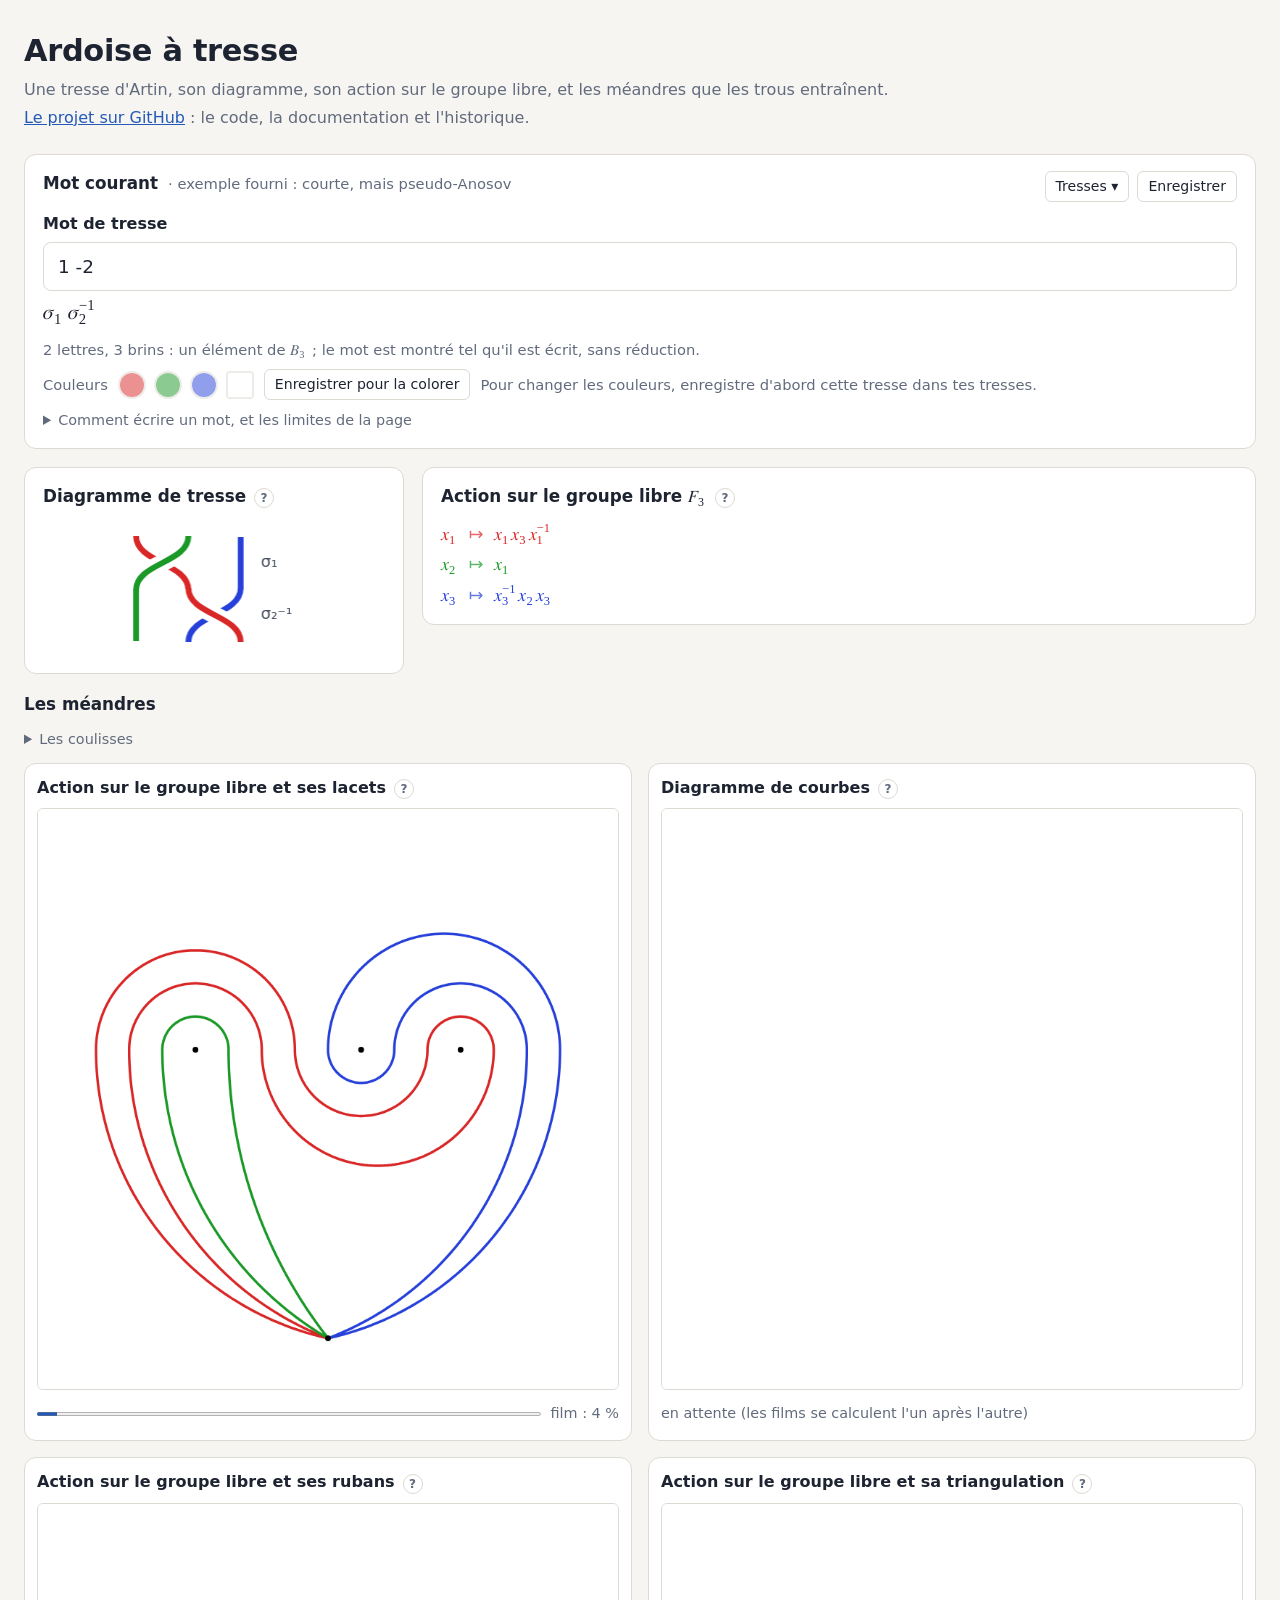
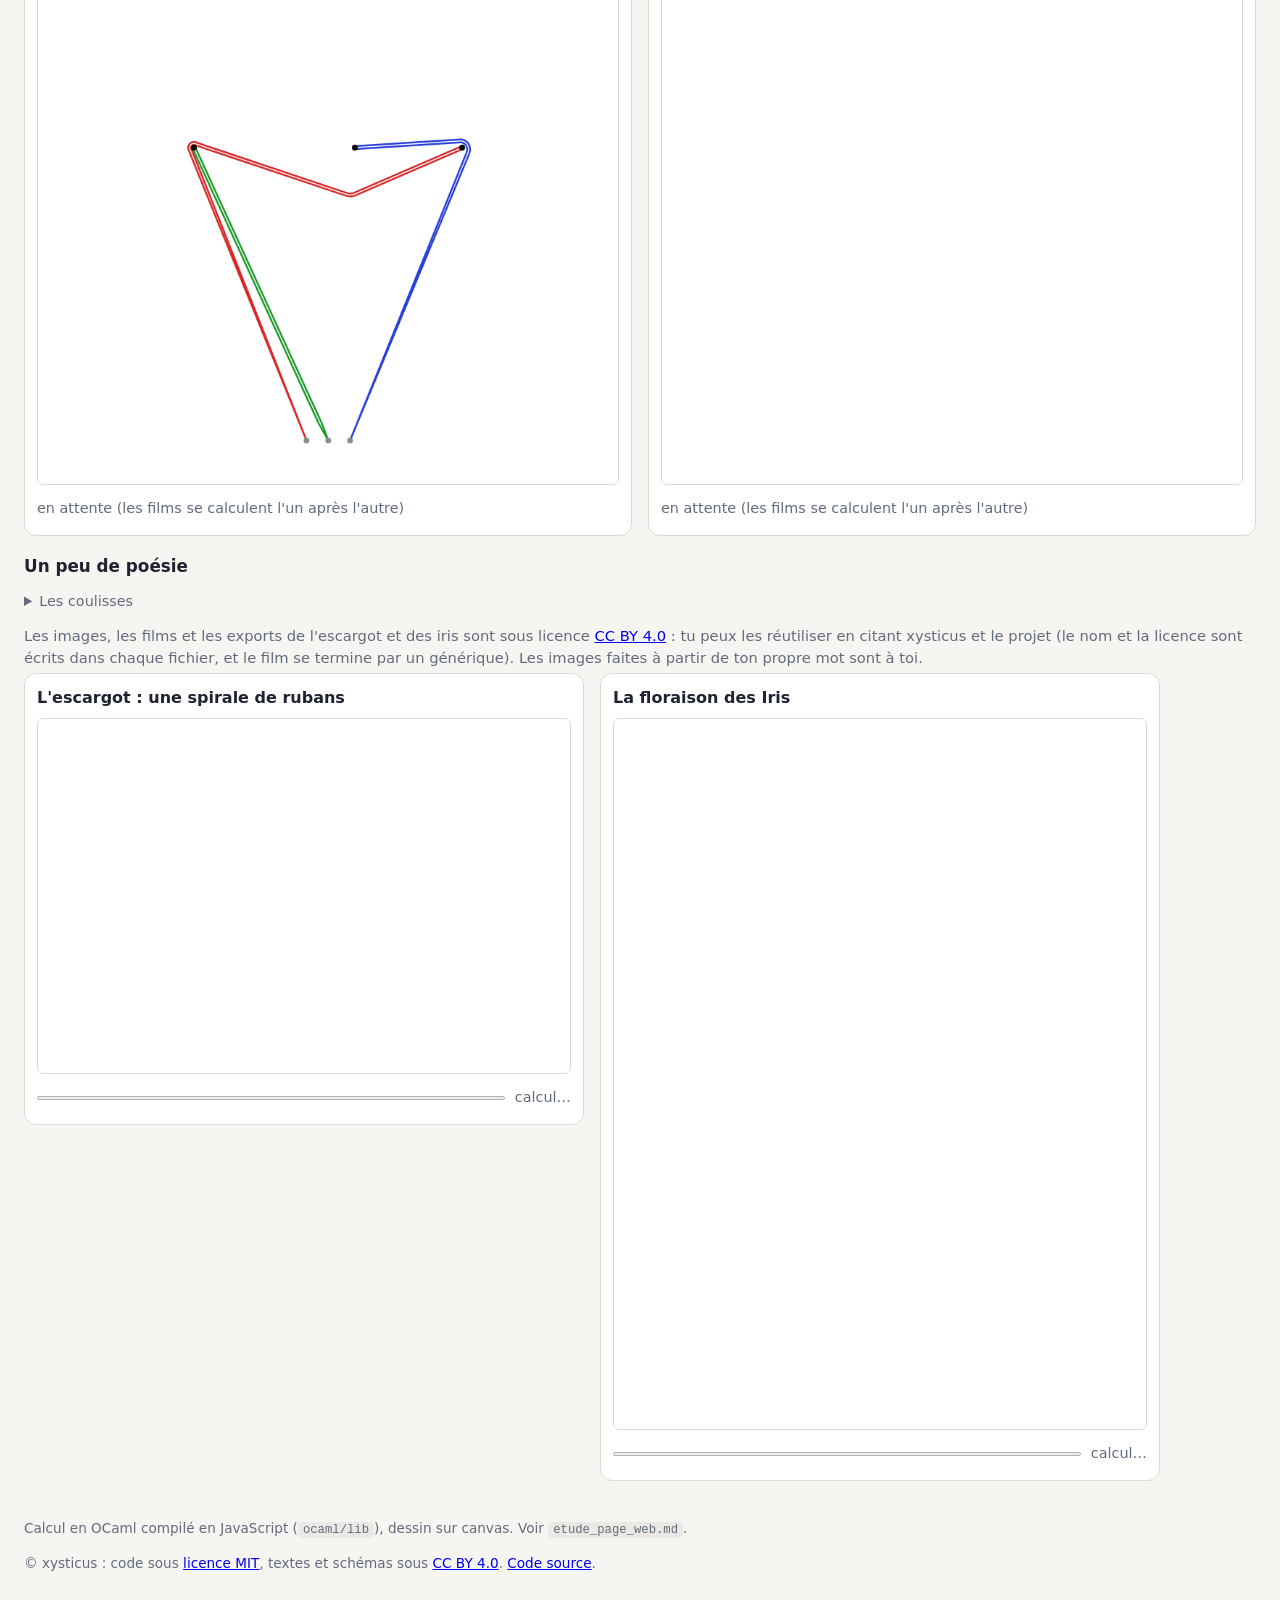
<file: web/index.html>
<!doctype html>
<html lang="fr">
<head>
<meta charset="utf-8">
<meta name="viewport" content="width=device-width, initial-scale=1">
<title>Ardoise à tresse</title>
<link rel="icon" href="favicon.svg" type="image/svg+xml">
<link rel="stylesheet" href="ardoise.css">
</head>
<body>
<header>
  <h1>Ardoise à tresse</h1>
  <p class="sous-titre">Une tresse d'Artin, son diagramme, son action sur le groupe libre, et les méandres que les trous entraînent.</p>
  <p class="sous-titre lien-projet"><a href="https://github.com/xysticus/braid-blackboard">Le projet sur GitHub</a> : le code, la documentation et l'historique.</p>
</header>

<main>
  <section id="mot-courant" class="carte" aria-labelledby="titre-mot-courant">
    <div class="entete-carte">
      <h2 id="titre-mot-courant">Mot courant</h2>
      <span id="etat-mot" class="info" aria-live="polite"></span>
      <div class="actions-mot">
        <button type="button" id="bouton-tresses" class="outil-texte" aria-haspopup="true" aria-expanded="false" aria-controls="menu-tresses"
                title="Choisir une autre tresse : les exemples et tes tresses">Tresses ▾</button>
        <button type="button" id="enregistrer-mot" class="outil-texte" title="Enregistrer ce mot dans tes tresses (pour le colorer, le noter, le retrouver)">Enregistrer</button>
      </div>
      <div id="menu-tresses" class="menu-tresses" role="group" aria-label="Choisir une tresse" hidden>
        <div id="exemples">
          <h3 id="titre-exemples">Exemples</h3>
          <div id="liste-exemples" class="grille-tresses" role="group" aria-labelledby="titre-exemples"></div>
          <h3 id="titre-mes-tresses">Mes tresses</h3>
          <p id="aucune-tresse" class="info" hidden>Aucune tresse enregistrée : écris un mot, puis « Enregistrer ».</p>
          <div id="liste-perso" class="grille-tresses" role="group" aria-labelledby="titre-mes-tresses"></div>
        </div>
        <div class="memoire-outils">
          <button type="button" id="exporter-tresses" class="outil-texte" title="Enregistrer mes tresses dans un fichier">Exporter mes tresses</button>
          <button type="button" id="importer-bouton" class="outil-texte" title="Ajouter les tresses d'un fichier exporté">Importer…</button>
          <input type="file" id="importer-tresses" accept=".json,application/json" hidden>
          <span id="memoire-info" class="info" aria-live="polite"></span>
        </div>
      </div>
    </div>
    <label for="mot">Mot de tresse</label>
    <input id="mot" type="text" spellcheck="false" autocomplete="off"
           placeholder="1 -2 3 -1 2     ou     σ1 σ2^-1 σ3     ou     s1^3 s2">
    <p id="erreur" class="erreur" hidden></p>
    <div id="mot-math" class="math-ligne"></div>
    <p id="mot-info" class="info"></p>
    <p class="aide" id="etat-limites" aria-live="polite"></p>
    <div id="ligne-note" class="ligne-note" hidden>
      <label for="note-mot">Note</label>
      <input id="note-mot" type="text" maxlength="100" autocomplete="off" spellcheck="false" placeholder="ajouter une note (100 caractères au plus)">
    </div>
    <div id="couleurs" class="couleurs" hidden>
      <span class="couleurs-titre" id="couleurs-titre">Couleurs</span>
      <span id="pastilles" class="pastilles" role="group" aria-labelledby="couleurs-titre"></span>
      <button type="button" id="enregistrer-courante" class="outil-texte" hidden>Enregistrer pour la colorer</button>
      <span id="couleurs-aide" class="info"></span>
    </div>
    <details class="aide-saisie">
      <summary>Comment écrire un mot, et les limites de la page</summary>
      <p class="aide">Entiers non nuls séparés par des espaces : <b>k</b> pour σ<sub>k</sub>, <b>-k</b> pour σ<sub>k</sub><sup>−1</sup>.
         Les écritures <code>σ2⁻¹</code>, <code>s2^-1</code>, <code>s1^3</code> sont acceptées.</p>
      <p class="aide" id="limites"></p>
    </details>
  </section>

  <div class="deux-colonnes">
    <section class="carte" id="classique">
      <h2 data-schema="tresse">Diagramme de tresse</h2>
      <div class="defile"><canvas id="canvas-classique"></canvas></div>
    </section>
    <section class="carte" id="groupe-libre">
      <h2 data-schema="fn">Action sur le groupe libre <span id="titre-fn"></span></h2>
      <div id="fn-images"></div>
    </section>
  </div>

  <section id="meandres">
    <h2>Les méandres</h2>
    <details class="coulisses">
      <summary>Les coulisses</summary>
      <p class="info">Chaque lacet est l'image d'un générateur : un lacet qui part du clou, tourne autour des trous. L'image fixe est
         celle de l'arrivée ; le film, calculé en tâche de fond, la remplace dès qu'il est prêt et se joue une fois.</p>
      <p class="info"><b>Lacets conformes</b> : à chaque instant, le dessin est calculé d'un coup par une transformation conforme (arcs de cercle
         emboîtés, forme canonique ; aux images clés, les demi-cercles classiques) ; pendant le demi-tour, le dessin est détendu (les brins
         s'arrondissent et s'espacent). <b>Diagramme de courbes</b> et <b>rubans</b> : la même action vue avec des arcs entre les
         trous, sans clou (le diagramme est détendu lui aussi : ses arcs s'arrondissent). <b>Triangulation</b> : les lacets sont emportés
         par la déformation d'un maillage qui suit les trous et se tendent comme des élastiques, puis le dessin est détendu (les brins
         s'arrondissent) ; ils ne se croisent jamais, mais leur forme dépend de l'histoire du film. Les quatre films se calculent l'un
         après l'autre, dans cet ordre.</p>
      <p class="info"><b>Le lecteur</b> : <b>|◀</b> et <b>▶|</b> avancent d'une image ; un bouton par lettre (σ₁, σ₂⁻¹…) amène au début de cette lettre
         (Maj + ← / → au clavier, quand le cadre a le focus). Le bouton d'export (une flèche vers le bas) exporte l'image en cours (PNG, SVG, données JSON), les images clés
         (un zip : l'état de départ, puis l'état après chaque lettre) ou le film (MP4 AV1). Tout se fabrique dans ton navigateur : rien n'est envoyé
         nulle part. Le film demande un navigateur qui sait fabriquer de l'AV1 (Firefox, Chrome, Edge) ; pour le lire, VLC ou un navigateur
         conviennent, certains lecteurs de Windows ont besoin de l'« extension vidéo AV1 ».</p>
    </details>
    <div class="quatre" id="panneaux"></div>
  </section>

  <section id="hors-tresses">
    <h2>Un peu de poésie</h2>
    <details class="coulisses">
      <summary>Les coulisses</summary>
      <p class="info">Des films où les trous suivent une chorégraphie libre au lieu de demi-tours sur l'axe : les lacets sont emportés
         par la même triangulation mobile, sans jamais se croiser.</p>
      <p class="info"><b>L'escargot</b> : des rubans (arcs entre des trous fixes, la queue, et des trous voyageurs, sans clou) sur la
         triangulation mobile ; quatre trous en anneau montent et tournent trois tours (la coquille), un trou fait la tête, deux autres
         les yeux. <b>Les iris</b> : des lacets qui partent du clou, sur la triangulation mobile ; 35 trous (trois fleurs de 5 sépales et
         4 pétales, quatre feuilles de 2 trous) montent d'une graine ; les pétales tournent d'un tour dans la cage des sépales,
         puis en sortent : la fleur éclot.</p>
    </details>
    <p class="info">Les images, les films et les exports de l'escargot et des iris sont sous licence <a href="https://creativecommons.org/licenses/by/4.0/deed.fr">CC BY 4.0</a> :
       tu peux les réutiliser en citant xysticus et le projet (le nom et la licence sont écrits dans chaque fichier, et le film se termine par un générique).
       Les images faites à partir de ton propre mot sont à toi.</p>
    <div class="libres" id="panneaux-libres"></div>
  </section>
</main>

<footer>
  <p>Calcul en OCaml compilé en JavaScript (<code>ocaml/lib</code>), dessin sur canvas. Voir <code>etude_page_web.md</code>.</p>
  <p>© xysticus : code sous <a href="https://github.com/xysticus/braid-blackboard/blob/master/LICENSE">licence MIT</a>, textes et schémas sous
     <a href="https://creativecommons.org/licenses/by/4.0/deed.fr">CC BY 4.0</a>. <a href="https://github.com/xysticus/braid-blackboard">Code source</a>.</p>
</footer>

<script src="mp4.js"></script>
<script src="exports.js"></script>
<script src="ardoise.js"></script>
</body>
</html>
</file>
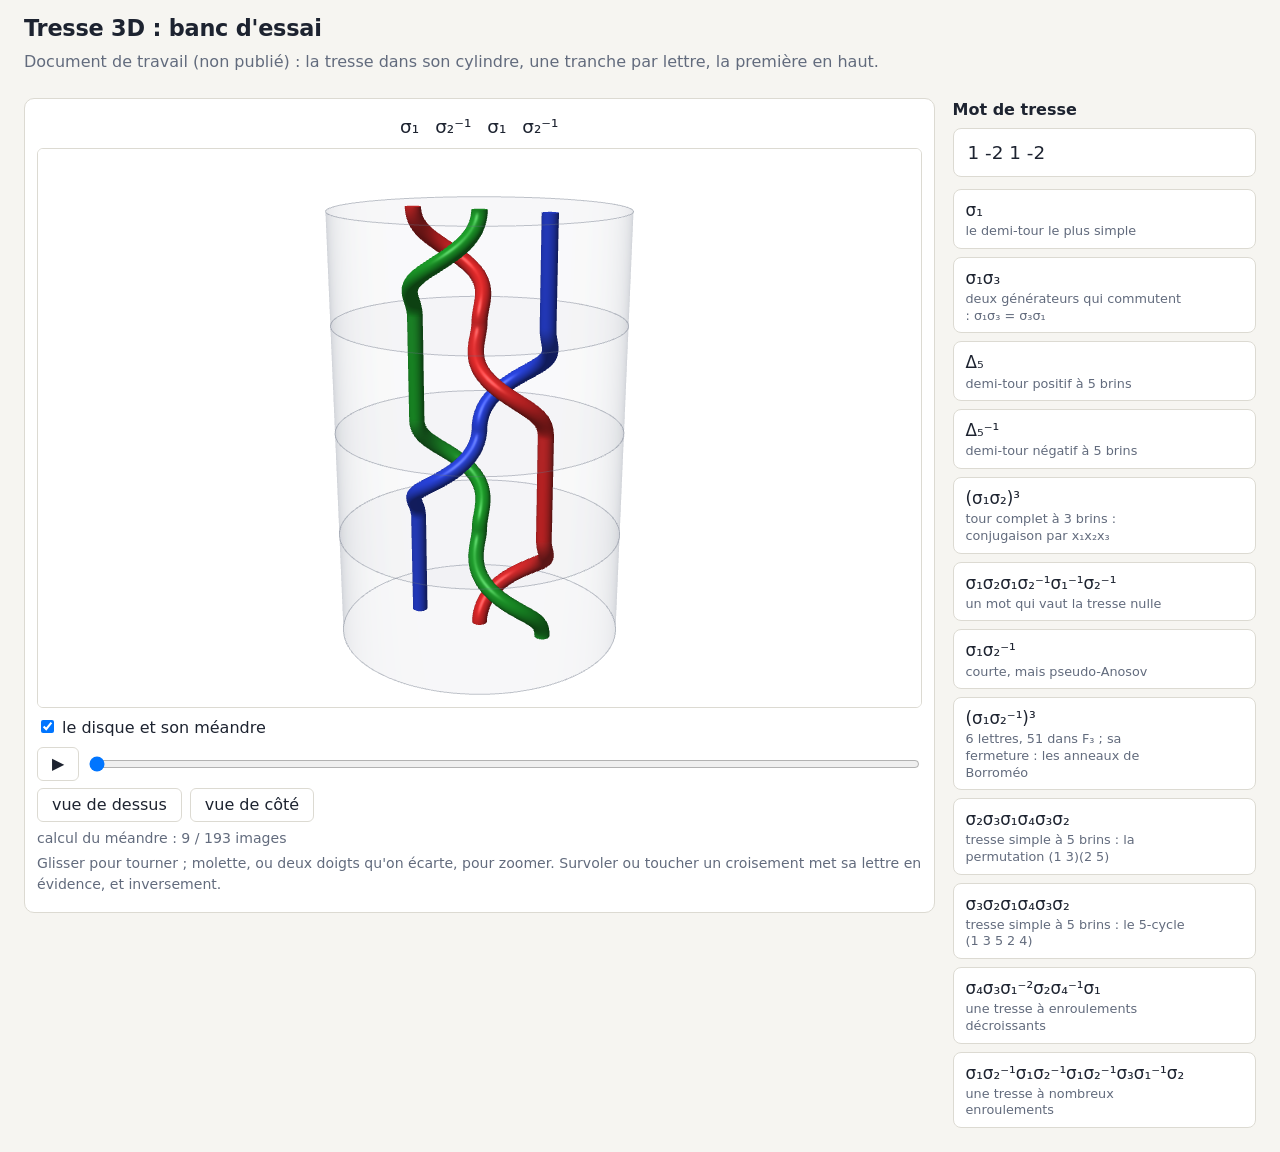
<file: etude/3d/index.html>
<!doctype html>
<html lang="fr">
<head>
<meta charset="utf-8">
<meta name="viewport" content="width=device-width, initial-scale=1">
<title>Tresse 3D : banc d'essai</title>
<link rel="icon" href="../../web/favicon.svg" type="image/svg+xml">
<script>
// Le banc change souvent : le navigateur ne doit jamais garder une ancienne version de ses fichiers (le serveur de test n'envoie pas d'en-tête de cache).
{ const v = Date.now(); ['../../web/ardoise.css', 'style.css'].forEach((f) => document.write('<link rel="stylesheet" href="' + f + '?v=' + v + '">'));
  ['vue3d.js', 'disque.js', 'page.js'].forEach((f) => document.write('<scr' + 'ipt defer src="' + f + '?v=' + v + '"></scr' + 'ipt>')); }
</script>
</head>
<body>
<header>
  <h1>Tresse 3D : banc d'essai</h1>
  <p class="sous-titre">Document de travail (non publié) : la tresse dans son cylindre, une tranche par lettre, la première en haut.</p>
</header>

<main class="trois-d">
  <section class="panneau" id="scene">
    <div id="mot-lettres" aria-label="le mot, lettre par lettre"></div>
    <canvas id="toile" aria-label="la tresse en trois dimensions"></canvas>
    <div id="commandes-disque">
      <label><input id="avec-disque" type="checkbox" checked> le disque et son méandre</label>
      <div class="descente">
        <button id="jouer" type="button" aria-label="faire descendre le disque">▶</button>
        <input id="hauteur" type="range" min="0" max="0" value="0" step="1" aria-label="hauteur du disque : à gauche en haut, à droite en bas">
      </div>
      <div class="points-de-vue"><button id="de-dessus" type="button">vue de dessus</button><button id="de-cote" type="button">vue de côté</button></div>
      <p id="etat-disque" class="aide" role="status"></p>
    </div>
    <p id="sans-webgl" class="erreur" hidden>Ce navigateur ne propose pas WebGL 2 : la vue 3D ne peut pas s'afficher.</p>
    <p class="aide">Glisser pour tourner ; molette, ou deux doigts qu'on écarte, pour zoomer. Survoler ou toucher un croisement met sa lettre en évidence, et inversement.</p>
  </section>
  <aside id="saisie">
    <label for="mot">Mot de tresse</label>
    <input id="mot" type="text" spellcheck="false" autocomplete="off" placeholder="1 -2 3 -1 2     ou     σ1 σ2^-1 σ3">
    <p id="erreur" class="erreur" hidden></p>
    <div id="exemples" aria-label="Tresses d'exemple"></div>
  </aside>
</main>
</body>
</html>
</file>
<file: web/ardoise.css>
:root {
  --fond: #f6f5f1;
  --carte: #ffffff;
  --encre: #1d2330;
  --doux: #626b7d;
  --trait: #dcdad2;
  --accent: #2459b8;
  --erreur: #b3261e;
  --ok: #2e7d4f;
  --c0: #d92626; --c1: #1a9926; --c2: #2640d9; --c3: #bf9900; --c4: #a626a6; --c5: #0d9aa6; --c6: #e6761a; --c7: #6b4fbb;
}
@media (prefers-color-scheme: dark) {
  :root:not([data-theme="light"]) {
    --fond: #14171d; --carte: #1d212a; --encre: #e8eaf0; --doux: #9aa3b5; --trait: #343a47; --accent: #7aa7ff;
    --erreur: #ff8a80; --ok: #7fd1a0;
    --c0: #ff6b6b; --c1: #4cc760; --c2: #7b93ff; --c3: #e6c027; --c4: #d572d5; --c5: #3cc7d4; --c6: #ff9a4d; --c7: #a58cf0;
  }
}
* { box-sizing: border-box; }
body {
  margin: 0; background: var(--fond); color: var(--encre);
  font: 16px/1.5 system-ui, -apple-system, "Segoe UI", Roboto, sans-serif;
}
header, main, footer { max-width: 1280px; margin: 0 auto; padding: 0 24px; }
header { padding-top: 28px; }
h1 { font-size: 1.9rem; margin: 0; letter-spacing: -0.01em; }
h2 { font-size: 1.05rem; margin: 0 0 12px; }
.sous-titre, .info, .aide { color: var(--doux); margin: 4px 0; }
.lien-projet a { color: var(--accent); }
.info { font-size: 0.92rem; }
.aide { font-size: 0.88rem; }
code { background: color-mix(in srgb, var(--trait) 45%, transparent); padding: 1px 5px; border-radius: 4px; font-size: 0.9em; }
main { display: grid; gap: 18px; padding-top: 20px; padding-bottom: 24px; }

#mot-courant label { display: block; font-weight: 600; margin-bottom: 6px; }
#mot {
  width: 100%; font: inherit; font-size: 1.15rem; padding: 10px 14px; border-radius: 8px;
  border: 1.5px solid var(--trait); background: var(--carte); color: var(--encre);
}
#mot:focus-visible { outline: 3px solid color-mix(in srgb, var(--accent) 45%, transparent); border-color: var(--accent); }
.erreur { color: var(--erreur); margin: 6px 0 0; font-weight: 500; }

.grille-tresses { display: grid; grid-template-columns: repeat(auto-fill, minmax(min(190px, 100%), 1fr)); gap: 8px; }
#exemples h3 { margin: 0 0 6px; font-size: 0.95rem; color: var(--doux); }
#exemples h3 ~ h3 { margin-top: 14px; }
#exemples p.info { margin: 0 0 4px; }
.exemple {
  position: relative; padding: 8px 12px; border-radius: 8px;
  border: 1.5px solid var(--trait); background: var(--carte); color: var(--encre);
}
.exemple:hover { border-color: var(--accent); }
.exemple.choisie { border-color: var(--accent); background: color-mix(in srgb, var(--accent) 10%, var(--carte)); }
.exemple .principal {
  display: block; width: 100%; box-sizing: border-box; padding: 0 54px 0 0; text-align: left; font: inherit; cursor: pointer;
  border: 0; background: none; color: inherit;
}
.exemple .principal:focus-visible, .outil:focus-visible, .outil-texte:focus-visible, .texte:focus-visible, .pastille:focus-visible, #note-mot:focus-visible {
  outline: 3px solid color-mix(in srgb, var(--accent) 45%, transparent); outline-offset: 1px;
}
.exemple .nom { display: block; font-size: 1.05rem; overflow-wrap: break-word; }
.exemple .legende { display: block; font-size: 0.8rem; color: var(--doux); line-height: 1.3; }
.exemple .outils { position: absolute; top: 3px; right: 4px; display: flex; gap: 2px; align-items: center; }
.outil {
  min-width: 30px; height: 30px; padding: 0 6px; font: inherit; font-size: 0.95rem; line-height: 1; cursor: pointer;
  border: 0; border-radius: 6px; background: none; color: var(--doux);
}
.outil:hover { background: color-mix(in srgb, var(--accent) 12%, transparent); color: var(--encre); }
.outil.effacer:hover, .outil.oui:hover { color: var(--erreur); }
.confirme { font-size: 0.85rem; white-space: nowrap; }
.apercu { display: flex; gap: 3px; margin-top: 6px; }
.apercu i { display: block; width: 10px; height: 10px; border-radius: 50%; }
.apercu i.carre { width: 10px; border-radius: 2px; margin-left: 3px; border: 1px solid var(--trait); }
.memoire-outils { display: flex; flex-wrap: wrap; gap: 8px; align-items: center; margin-top: 10px; }
.outil-texte {
  font: inherit; font-size: 0.88rem; padding: 4px 10px; cursor: pointer; border-radius: 6px;
  border: 1.5px solid var(--trait); background: var(--carte); color: var(--encre);
}
.outil-texte:hover { border-color: var(--accent); }
.couleurs { display: flex; flex-wrap: wrap; align-items: center; gap: 10px; margin-top: 8px; }
.couleurs-titre { font-size: 0.92rem; color: var(--doux); }
.pastilles { display: flex; flex-wrap: wrap; align-items: center; gap: 8px; }
.brin { display: inline-flex; align-items: center; gap: 2px; }
.alerte { color: var(--erreur); font-size: 0.8rem; cursor: help; }
.pastille {
  -moz-appearance: none; appearance: none; width: 28px; height: 28px; padding: 0; cursor: pointer;
  border: 2px solid var(--trait); border-radius: 50%; background: none; overflow: hidden;
}
.pastille.fond { border-radius: 4px; }
.pastille::-webkit-color-swatch-wrapper { padding: 0; }
.pastille::-webkit-color-swatch { border: 0; border-radius: 0; }
.pastille::-moz-color-swatch { border: 0; border-radius: 0; }
.pastille:disabled { opacity: 0.5; cursor: default; }

.carte { background: var(--carte); border: 1px solid var(--trait); border-radius: 12px; padding: 16px 18px; }
.math-ligne { font-size: 1.3rem; line-height: 2.1; }
.math-ligne math { margin-right: 0.12em; }
.deux-colonnes { display: grid; grid-template-columns: minmax(260px, 380px) 1fr; gap: 18px; align-items: start; }
.quatre { display: grid; grid-template-columns: repeat(2, 1fr); gap: 16px; }
.defile { max-height: 640px; overflow: auto; }
#canvas-classique { display: block; margin: 0 auto; max-width: 100%; }

#fn-images { display: grid; gap: 4px; font-size: 1.1rem; }
.fn-ligne { display: grid; grid-template-columns: auto auto 1fr; gap: 0.6em; align-items: baseline; }
.fn-ligne .mot { min-width: 0; overflow-wrap: anywhere; }
.fn-ligne .fleche { opacity: 0.7; }
.fn-ligne.identite { opacity: 0.55; }

.panneau { background: var(--carte); border: 1px solid var(--trait); border-radius: 12px; padding: 12px 12px 10px; }
.panneau h3 { font-size: 1rem; margin: 0 0 8px; }
.panneau canvas { display: block; width: 100%; background: #fff; border-radius: 6px; border: 1px solid var(--trait); }
.libres { display: grid; grid-template-columns: repeat(auto-fill, minmax(min(380px, 100%), 560px)); gap: 16px; align-items: start; }
.etat { display: flex; align-items: center; gap: 10px; min-height: 32px; margin-top: 8px; font-size: 0.9rem; color: var(--doux); }
.etat progress { flex: 1; height: 8px; accent-color: var(--accent); }
.etat button {
  font: inherit; width: 34px; height: 30px; border-radius: 6px; cursor: pointer;
  border: 1.5px solid var(--trait); background: var(--carte); color: var(--encre);
}
.etat button:hover { border-color: var(--accent); }
.etat input[type=range] { flex: 1; accent-color: var(--accent); }
.etat .ko { color: var(--erreur); }
.etat label { display: flex; align-items: center; gap: 5px; white-space: nowrap; cursor: pointer; font-size: 0.85rem; }
.etat input[type=checkbox] { accent-color: var(--accent); margin: 0; }
.attention { color: #a35a00; font-weight: 500; }
@media (prefers-color-scheme: dark) { .attention { color: #f0b45a; } }
/* mot invalide : les résultats affichés sont ceux du dernier mot valide */
.mot-invalide #mot-math, .mot-invalide #mot-info, .mot-invalide #couleurs, .mot-invalide .deux-colonnes, .mot-invalide #meandres { opacity: 0.45; }
footer { color: var(--doux); font-size: 0.85rem; padding-bottom: 28px; }

/* infobulles : un schéma par méthode de dessin, au survol de « ? » ou au clavier */
.aide-schema { position: relative; display: inline-block; margin-left: 8px; vertical-align: middle; font-size: 1rem; font-weight: 400; }
.bouton-aide {
  width: 20px; height: 20px; padding: 0; border-radius: 50%; cursor: help; font: 600 12px/1 system-ui, sans-serif;
  border: 1.5px solid var(--trait); background: var(--carte); color: var(--doux);
}
.bouton-aide:hover, .bouton-aide:focus-visible { border-color: var(--accent); color: var(--accent); }
.bulle {
  position: absolute; z-index: 30; top: 100%; left: 0; width: min(460px, calc(100vw - 16px)); padding-top: 8px;
  visibility: hidden; opacity: 0; transition: opacity 0.12s;
}
.bulle .cadre {
  display: block; background: var(--carte); border: 1px solid var(--trait); border-radius: 10px; padding: 8px;
  box-shadow: 0 8px 28px rgba(0, 0, 0, 0.22);
}
.bulle .texte-bulle { display: block; font-size: 0.9rem; line-height: 1.45; color: var(--encre); }
.bulle img { display: block; width: 100%; height: auto; border-radius: 6px; background: #fff; }
.aide-schema.ouverte .bulle { visibility: visible; opacity: 1; }
/* souris : la bulle suit le survol et le focus ; au toucher, seul le bouton l'ouvre (le survol y reste « collé » après un appui) */
@media (hover: hover) {
  .aide-schema:hover .bulle, .aide-schema:focus-within .bulle { visibility: visible; opacity: 1; }
}
h2 .aide-schema, h3 .aide-schema { font-size: 1rem; }

/* adaptation aux écrans étroits (tablette, smartphone) : une seule colonne, des marges plus petites, des commandes plus grandes */
main > *, .deux-colonnes > *, .quatre > *, .libres > * { min-width: 0; }   /* un élément de grille ne dépasse pas la fenêtre */
@media (max-width: 1000px) {
  .quatre, .deux-colonnes { grid-template-columns: 1fr; }
}
@media (max-width: 640px) {
  header, main, footer { padding-left: 12px; padding-right: 12px; }
  header { padding-top: 16px; }
  h1 { font-size: 1.5rem; }
  main { gap: 14px; padding-top: 14px; }
  #mot { font-size: 1rem; padding: 9px 12px; }
  .grille-tresses { grid-template-columns: repeat(2, minmax(0, 1fr)); gap: 6px; }
  .exemple { padding: 7px 9px; }
  .exemple .nom { font-size: 0.95rem; }
  .exemple .legende { font-size: 0.75rem; }
  .carte { padding: 12px; }
  .math-ligne { font-size: 1.15rem; line-height: 1.9; }
  #fn-images { font-size: 1rem; }
  .panneau { padding: 10px 10px 8px; }
  .panneau h3 { font-size: 0.95rem; }
  .etat { gap: 8px; }
  .etat button { width: 44px; height: 40px; }
  .etat input[type=range] { min-height: 32px; }
  .etat { flex-wrap: wrap; }   /* la case « lignes de construction » passe à la ligne plutôt que d'écraser le curseur */
  .etat input[type=range] { min-width: 120px; }
  .etat label { min-height: 32px; }
  /* l'infobulle devient une feuille collée en bas de l'écran : pas de débordement sur les côtés */
  .bulle { position: fixed; left: 8px !important; right: 8px; bottom: 8px; top: auto; width: auto; padding-top: 0; }
}
@media (pointer: coarse) {
  .bouton-aide { width: 28px; height: 28px; font-size: 14px; }
}

/* le « ? » à côté de la case « construction » : la petite pastille ronde des titres, pas un bouton du lecteur */
.etat .aide-schema { margin-left: 0; }
/* (`.etat button` impose `font: inherit` : on rétablit la police de la pastille, et on centre le « ? » dans son cercle) */
.etat .bouton-aide {
  width: 20px; height: 20px; padding: 0 0 2px; border-radius: 50%; font: 600 12px/1 system-ui, sans-serif;
  display: inline-flex; align-items: center; justify-content: center;   /* padding-bottom : le « ? » n'a rien sous la ligne de base, son dessin
                                                                           paraîtrait un pixel trop bas dans le cercle */
}
@media (max-width: 640px), (pointer: coarse) { .etat .bouton-aide { width: 28px; height: 28px; font-size: 14px; } }

/* le numéro de l'image du film, à côté de la glissière (lu poliment par les lecteurs d'écran) */
.etat .numero-image { white-space: nowrap; font-size: 0.8rem; font-variant-numeric: tabular-nums; }

/* les chapitres : une rangée de boutons (une lettre du mot chacun) sous la glissière, et des repères sur la glissière */
.etat { flex-wrap: wrap; }
.etat .glissiere { position: relative; display: flex; flex: 1; min-width: 120px; padding-bottom: 7px; }
.etat .glissiere input[type=range] { width: 100%; margin: 0; }
.etat .repere { position: absolute; bottom: 0; width: 1.5px; height: 6px; margin-left: -0.75px; background: var(--doux); pointer-events: none; }
.etat .chapitres { flex-basis: 100%; display: flex; flex-wrap: wrap; gap: 4px; }
.etat .chapitres button { width: auto; min-width: 34px; height: 28px; padding: 0 7px; font-size: 0.85rem; white-space: nowrap; }
.etat .chapitres button.courante { border-color: var(--accent); background: var(--accent); color: var(--carte); }
@media (max-width: 640px), (pointer: coarse) { .etat .chapitres button { width: auto; min-width: 40px; height: 36px; } }

/* le menu « ⤓ » des exports : un bouton qui ouvre, au clic, une petite fenêtre sous la barre (exports.js) */
.etat .export { position: relative; }
.etat .bouton-export { width: 34px; display: inline-flex; align-items: center; justify-content: center; padding: 0; }
.etat .bouton-export svg { display: block; }
.etat .menu-export {
  position: absolute; right: 0; bottom: calc(100% + 6px); z-index: 20; min-width: 220px; padding: 10px 12px;
  display: flex; flex-direction: column; gap: 8px; background: var(--carte); color: var(--encre);
  border: 1.5px solid var(--trait); border-radius: 8px; box-shadow: 0 6px 20px rgba(0, 0, 0, 0.2); font-size: 0.85rem;
}
.etat .menu-export[hidden] { display: none; }
.etat .menu-export button { width: auto; height: auto; padding: 6px 10px; text-align: left; }
.etat .menu-export select { font: inherit; margin-left: 6px; }
.etat .menu-export .licence-export, .etat .menu-export .erreur-export, .etat .menu-export .progression-export, .etat .menu-export .av1-export { margin: 0; font-size: 0.78rem; line-height: 1.35; max-width: 260px; }
.etat .menu-export .erreur-export { color: var(--erreur); }
.etat .menu-export a { color: var(--accent); }
.etat .menu-export .barre-export { flex: none; width: 100%; height: 8px; }
.etat .menu-export .barre-export[hidden], .etat .menu-export .annuler-export[hidden], .etat .menu-export [hidden] { display: none; }
.etat .menu-export button:disabled { opacity: 0.55; cursor: default; }

/* la carte « Mot courant » : titre, état, boutons « Tresses » et « Dupliquer » ; la liste des tresses s'ouvre en menu sous le titre */
#mot-courant { position: relative; }
.entete-carte { position: relative; display: flex; flex-wrap: wrap; align-items: baseline; gap: 4px 10px; margin-bottom: 10px; }
.entete-carte h2 { margin: 0; }
.entete-carte > .info { margin: 0; flex: 1; min-width: 0; }
.actions-mot { display: flex; gap: 8px; margin-left: auto; align-self: center; }
.menu-tresses {
  position: absolute; left: -8px; right: -8px; top: calc(100% + 4px); z-index: 30; max-height: 70vh; overflow: auto; padding: 12px;
  background: var(--carte); border: 1.5px solid var(--trait); border-radius: 10px; box-shadow: 0 8px 28px rgba(0, 0, 0, 0.22);
}
.menu-tresses[hidden] { display: none; }
.aide-saisie { margin-top: 10px; }
.aide-saisie summary, .coulisses summary { cursor: pointer; color: var(--doux); font-size: 0.9rem; }
.aide-saisie summary:hover, .coulisses summary:hover { color: var(--encre); }
.coulisses { margin: 4px 0 12px; }
.coulisses[open] { padding: 8px 12px; border: 1px dashed var(--trait); border-radius: 8px; }
.coulisses[open] > summary { margin-bottom: 4px; }
@media (max-width: 640px) { .entete-carte > .info { order: 3; flex: 1 1 100%; } .actions-mot { margin-left: auto; } }
.ligne-note { display: flex; align-items: center; gap: 10px; margin-top: 8px; }
.ligne-note[hidden] { display: none; }
#mot-courant .ligne-note label { display: inline; margin: 0; font-weight: 400; font-size: 0.92rem; color: var(--doux); }
#note-mot {
  flex: 1; min-width: 0; font: inherit; font-size: 0.95rem; padding: 5px 10px; border-radius: 6px;
  border: 1.5px solid var(--trait); background: var(--carte); color: var(--encre);
}
#note-mot::placeholder { color: color-mix(in srgb, var(--doux) 70%, transparent); font-style: italic; }
.outil-texte:disabled { opacity: 0.55; cursor: default; }
.outil-texte:disabled:hover { border-color: var(--trait); }
#etat-limites:empty { display: none; }
</file>
